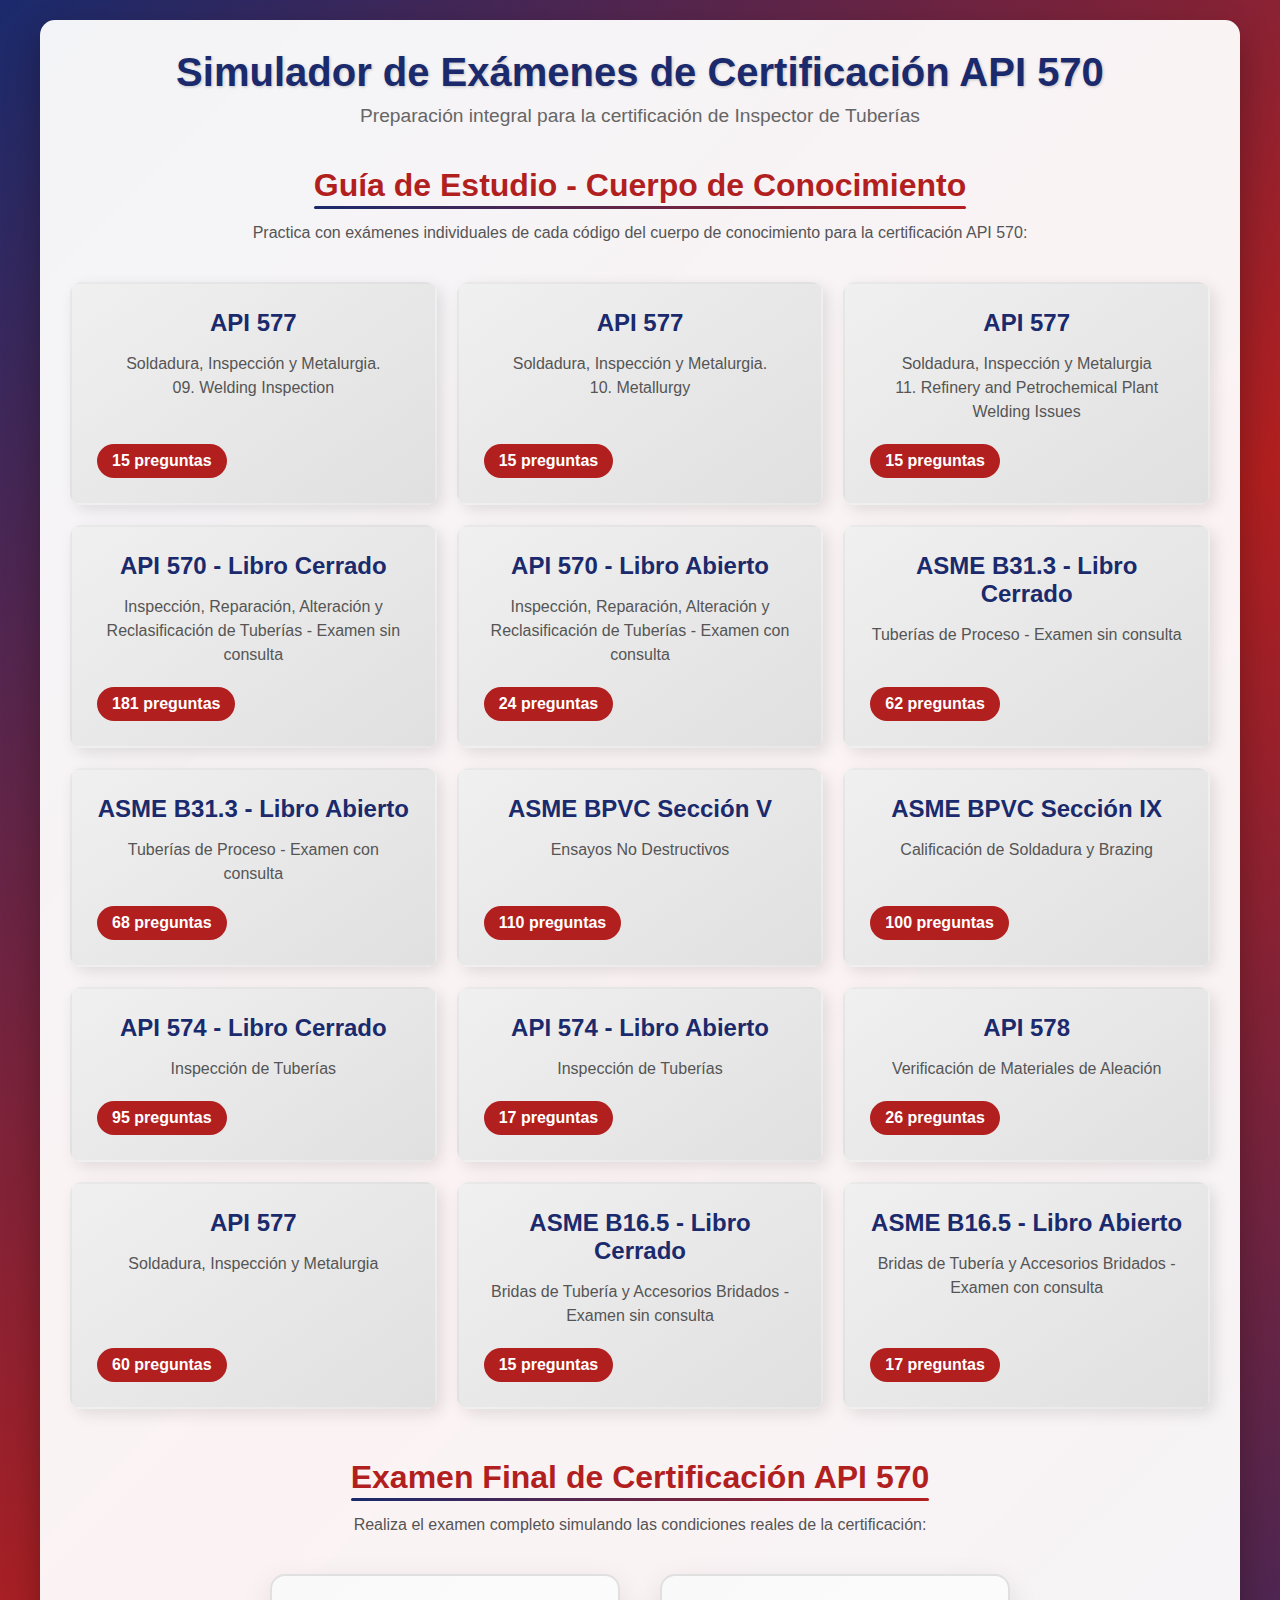
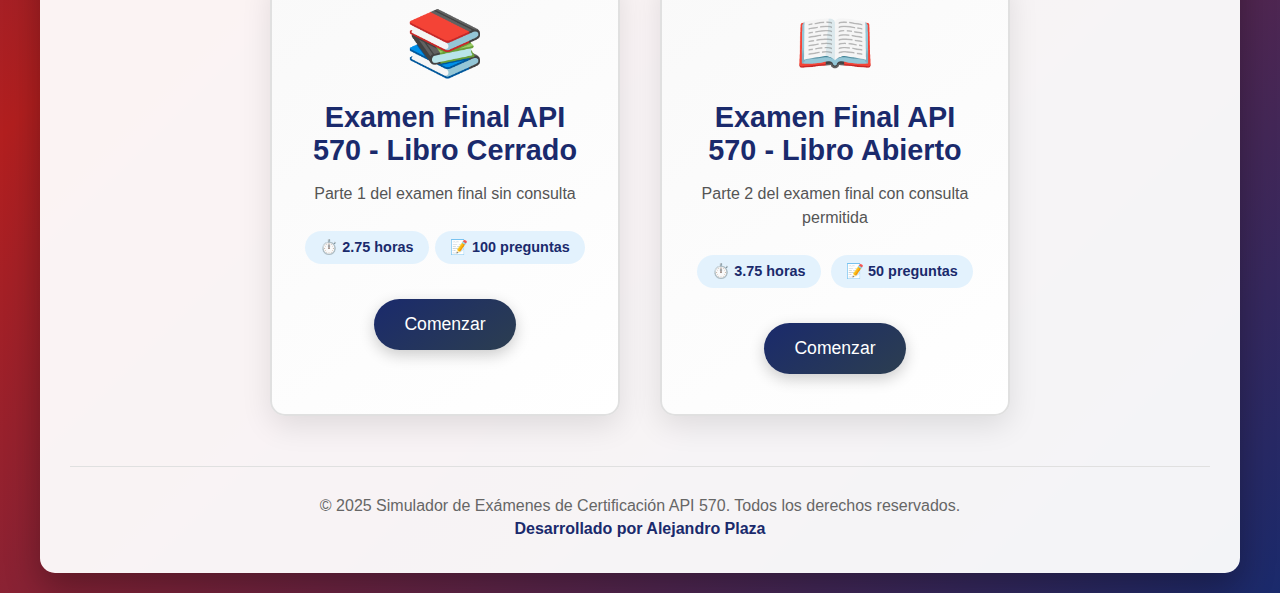
<file: index.html>
<!DOCTYPE html>
<html lang="es">
<head>
    <meta charset="UTF-8">
    <meta name="viewport" content="width=device-width, initial-scale=1.0">
    <title>Simulador de Exámenes de Certificación API 570</title>
    <link rel="stylesheet" href="css/style.css">
</head>
<body>
    <div class="container">
        <!-- Vista principal (portada) -->
        <div id="home-view">
            <header>
                <h1>Simulador de Exámenes de Certificación API 570</h1>
                <p>Preparación integral para la certificación de Inspector de Tuberías</p>
            </header>
            
            <main>
                <!-- Sección de Guía de Estudio -->
                <section id="study-guide" class="section">
                    <h2>Guía de Estudio - Cuerpo de Conocimiento</h2>
                    <p>Practica con exámenes individuales de cada código del cuerpo de conocimiento para la certificación API 570:</p>
                    
                    <div class="exam-selection">
                        <div class="exam-card" onclick="selectExam('api577_cap09')">
                            <h3>API 577 </h3>
                            <p>Soldadura, Inspección y Metalurgia.<br>09. Welding Inspection</p>
                            <div class="questions-count">15 preguntas</div>
                        </div>
                        <div class="exam-card" onclick="selectExam('api577_cap10')">
                            <h3>API 577 </h3>
                            <p>Soldadura, Inspección y Metalurgia.<br>10. Metallurgy</p>
                            <div class="questions-count">15 preguntas</div>
                        </div>
                        <div class="exam-card" onclick="selectExam('api577_cap11')">
                            <h3>API 577</h3>
                            <p>Soldadura, Inspección y Metalurgia<br>11. Refinery and Petrochemical Plant Welding Issues</p>
                            <div class="questions-count">15 preguntas</div>
                        </div>
                        <div class="exam-card" onclick="selectExam('api570_closed')">
                            <h3>API 570 - Libro Cerrado</h3>
                            <p>Inspección, Reparación, Alteración y Reclasificación de Tuberías - Examen sin consulta</p>
                            <div class="questions-count">181 preguntas</div>
                        </div>
                        <div class="exam-card" onclick="selectExam('api570_open')">
                            <h3>API 570 - Libro Abierto</h3>
                            <p>Inspección, Reparación, Alteración y Reclasificación de Tuberías - Examen con consulta</p>
                            <div class="questions-count">24 preguntas</div>
                        </div>
                        

                        <div class="exam-card" onclick="selectExam('asmeB31_3_closed')">
                            <h3>ASME B31.3 - Libro Cerrado</h3>
                            <p>Tuberías de Proceso - Examen sin consulta</p>
                            <div class="questions-count">62 preguntas</div>
                        </div>
                        <div class="exam-card" onclick="selectExam('asmeB31_3_open')">
                            <h3>ASME B31.3 - Libro Abierto</h3>
                            <p>Tuberías de Proceso - Examen con consulta</p>
                            <div class="questions-count">68 preguntas</div>
                        </div>
                        
                
                        <div class="exam-card" onclick="selectExam('asmeSecV_closed')">
                            <h3>ASME BPVC Sección V</h3>
                            <p>Ensayos No Destructivos</p>
                            <div class="questions-count">110 preguntas</div>
                        </div>
                       
                      
                        <div class="exam-card" onclick="selectExam('asmeSecIX_closed')">
                            <h3>ASME BPVC Sección IX</h3>
                            <p>Calificación de Soldadura y Brazing</p>
                            <div class="questions-count">100 preguntas</div>
                        </div>

                        <div class="exam-card" onclick="selectExam('api574_closed')">
                            <h3>API 574 - Libro Cerrado</h3>
                            <p>Inspección de Tuberías</p>
                            <div class="questions-count">95 preguntas</div>
                        </div>
                        <div class="exam-card" onclick="selectExam('api574_open')">
                            <h3>API 574 - Libro Abierto</h3>
                            <p>Inspección de Tuberías</p>
                            <div class="questions-count">17 preguntas</div>
                        </div>

                        <div class="exam-card" onclick="selectExam('api578_closed')">
                            <h3>API 578</h3>
                            <p>Verificación de Materiales de Aleación</p>
                            <div class="questions-count">26 preguntas</div>
                        </div>
                       
                    
                        
            
                        <div class="exam-card" onclick="selectExam('api577_closed')">
                            <h3>API 577</h3>
                            <p>Soldadura, Inspección y Metalurgia</p>
                            <div class="questions-count">60 preguntas</div>
                        </div>
                      
                        
                        
                        
                       
                        <div class="exam-card" onclick="selectExam('asmeB16_5_closed')">
                            <h3>ASME B16.5 - Libro Cerrado</h3>
                            <p>Bridas de Tubería y Accesorios Bridados - Examen sin consulta</p>
                            <div class="questions-count">15 preguntas</div>
                        </div>
                        <div class="exam-card" onclick="selectExam('asmeB16_5_open')">
                            <h3>ASME B16.5 - Libro Abierto</h3>
                            <p>Bridas de Tubería y Accesorios Bridados - Examen con consulta</p>
                            <div class="questions-count">17 preguntas</div>
                        </div>
                        
                        
                    </div>
                </section>
                
                <!-- Sección de Examen Final -->
                <section id="final-exam" class="section">
                    <h2>Examen Final de Certificación API 570</h2>
                    <p>Realiza el examen completo simulando las condiciones reales de la certificación:</p>
                    
                    <div class="final-exam-options">
                       
                    <div class="final-exam-card" onclick="selectExam('api570_final_closed_book')">
                        <div class="exam-icon">📚</div>
                        <h3>Examen Final API 570 - Libro Cerrado</h3>
                        <p>Parte 1 del examen final sin consulta</p>
                        <div class="exam-details">
                            <span class="detail-item">⏱️ 2.75 horas</span>
                            <span class="detail-item">📝 100 preguntas</span>
                        </div>
                        <button class="btn">Comenzar</button>
                    </div>
                    <div class="final-exam-card" onclick="selectExam('api570_final_open_book')">
                        <div class="exam-icon">📖</div>
                        <h3>Examen Final API 570 - Libro Abierto</h3>
                        <p>Parte 2 del examen final con consulta permitida</p>
                        <div class="exam-details">
                            <span class="detail-item">⏱️ 3.75 horas</span>
                            <span class="detail-item">📝 50 preguntas</span>
                        </div>
                        <button class="btn">Comenzar</button>
                    </div>
                    
                    
                    </div>
                </section>
            </main>
            
            <footer>
                <p>&copy; 2025 Simulador de Exámenes de Certificación API 570. Todos los derechos reservados.</p>
                <p>Desarrollado por Alejandro Plaza</p>
            </footer>
        </div>
        
        <!-- Vista de ingreso de nombre -->
        <div id="name-view" class="hidden">
            <h2>Ingresa tu nombre</h2>
            <div class="name-form">
                <input type="text" id="user-name" placeholder="Tu nombre completo" />
                <button class="btn" onclick="startExam()">Comenzar Examen</button>
                <button class="btn btn-back" onclick="backToHome()">Volver al Inicio</button>
            </div>
        </div>
        
        <!-- Vista del examen -->
        <div id="exam-view" class="hidden">
            <div class="exam-header">
                <div class="exam-title" id="exam-title">Examen</div>
                <div class="exam-info">
                    <div class="user-name" id="display-name">Usuario</div>
                    <div class="timer" id="timer">00:00</div>
                </div>
            </div>
            
            <div class="progress-container">
                <div class="progress-bar" id="progress-bar"></div>
            </div>
            <div class="progress-text" id="progress-text">Pregunta 1 de 100</div>
            
            <div class="exam-navigation">
                <button class="btn-nav" onclick="openQuestionIndex()">
                    📋 Índice de Preguntas
                </button>
                <button class="btn-nav" onclick="toggleMarkForReview()" id="mark-btn">
                    ⭐ Marcar para Revisar
                </button>
            </div>
            
            <!-- Panel de referencias para libro abierto -->
            <div id="references-panel" class="hidden">
                <div class="references-header">
                    <h3>Referencias y Documentos</h3>
                </div>
                <div class="references-content">
                    <div class="references-section">
                        <h4>Normas de Referencia</h4>
                        <ul id="standards-list">
                            <!-- Se llenará dinámicamente -->
                        </ul>
                    </div>
                    <div id="attachments-section" class="references-section hidden">
                        <h4>Documentos Adjuntos</h4>
                        <ul id="attachments-list">
                            <!-- Se llenará dinámicamente para preguntas 41-50 -->
                        </ul>
                    </div>
                </div>
            </div>
            
            <div class="question-container">
                <div class="question" id="question-text">Cargando pregunta...</div>
                <div class="options" id="options-container">
                    <!-- Las opciones se generarán dinámicamente -->
                </div>
            </div>
            
            <div style="margin-top: 30px; display: flex; justify-content: space-between;">
                <button class="btn" id="prev-btn" onclick="prevQuestion()" disabled>Anterior</button>
                <div>
                    <button class="btn" id="next-btn" onclick="nextQuestion()" disabled>Siguiente</button>
                </div>
            </div>
            
            <div style="margin-top: 15px;">
                <button class="btn btn-back" onclick="confirmExit()">Salir del Examen</button>
            </div>
        </div>
        
        <!-- Vista del índice de preguntas -->
        <div id="index-view" class="hidden">
            <div class="index-header">
                <h2>Índice de Preguntas</h2>
                <div class="index-legend">
                    <div class="legend-item">
                        <span class="legend-color unanswered"></span>
                        <span>Sin responder</span>
                    </div>
                    <div class="legend-item">
                        <span class="legend-color answered"></span>
                        <span>Respondida</span>
                    </div>
                    <div class="legend-item">
                        <span class="legend-color marked"></span>
                        <span>Marcada para revisar</span>
                    </div>
                </div>
            </div>
            
            <div class="index-container" id="index-container">
                <!-- Las preguntas se generarán dinámicamente -->
            </div>
            
            <div class="index-actions">
                <button class="btn" onclick="closeQuestionIndex()">Volver al Examen</button>
                <button class="btn btn-back" onclick="goToUnanswered()">Ir a No Respondidas</button>
                <button class="btn btn-back" onclick="goToMarked()">Ir a Marcadas</button>
            </div>
        </div>
        
        <!-- Vista de resultados -->
        <div id="result-view" class="hidden">
            <h2>Resultados del Examen</h2>
            <div class="result-container">
                <div class="result-score" id="result-score">0%</div>
                <div class="result-message" id="result-message">¡Buen trabajo!</div>
                
                <div class="result-details">
                    <div class="result-item">
                        <div class="result-value" id="correct-answers">0</div>
                        <div class="result-label">Respuestas Correctas</div>
                    </div>
                    <div class="result-item">
                        <div class="result-value" id="incorrect-answers">0</div>
                        <div class="result-label">Respuestas Incorrectas</div>
                    </div>
                    <div class="result-item">
                        <div class="result-value" id="time-spent">00:00</div>
                        <div class="result-label">Tiempo Utilizado</div>
                    </div>
                </div>
                
                <button class="btn" onclick="reviewAnswers()">Revisar Respuestas</button>
                <button class="btn" onclick="restartExam()">Reiniciar Examen</button>
                <button class="btn btn-back" onclick="backToHome()">Volver al Inicio</button>
            </div>
        </div>
        
        <!-- Vista de revisión de respuestas -->
        <div id="review-view" class="hidden">
            <h2>Revisión de Respuestas</h2>
            <div class="review-container" id="review-container">
                <!-- Las preguntas y respuestas se generarán dinámicamente -->
            </div>
            
            <div style="margin-top: 30px;">
                <button class="btn btn-back" onclick="backToResults()">Volver a Resultados</button>
            </div>
        </div>
    </div>
    <script src="js/main.js?v=1.0.0.2"></script>
</body>
</html>
</file>
<file: css/style.css>
* {
    margin: 0;
    padding: 0;
    box-sizing: border-box;
    font-family: 'Segoe UI', Tahoma, Geneva, Verdana, sans-serif;
}
body {
    background: linear-gradient(135deg, #1a2a6c, #b21f1f, #1a2a6c);
    color: #333;
    min-height: 100vh;
    display: flex;
    justify-content: center;
    align-items: center;
    padding: 20px;
}
.container {
    background: rgba(255, 255, 255, 0.95);
    border-radius: 15px;
    box-shadow: 0 15px 35px rgba(0, 0, 0, 0.3);
    width: 100%;
    max-width: 1200px;
    padding: 30px;
    text-align: center;
    display: flex;
    flex-direction: column;
    min-height: 90vh;
}
header {
    margin-bottom: 40px;
}
header h1 {
    color: #1a2a6c;
    font-size: 2.5rem;
    text-shadow: 1px 1px 3px rgba(0, 0, 0, 0.2);
    margin-bottom: 10px;
}
header p {
    color: #666;
    font-size: 1.2rem;
}
main {
    flex-grow: 1;
}
.section {
    margin-bottom: 50px;
}
.section h2 {
    color: #b21f1f;
    margin-bottom: 20px;
    font-size: 2rem;
    position: relative;
    display: inline-block;
}
.section h2:after {
    content: '';
    position: absolute;
    bottom: -5px;
    left: 0;
    width: 100%;
    height: 3px;
    background: linear-gradient(90deg, #1a2a6c, #b21f1f);
    border-radius: 2px;
}
.section p {
    color: #555;
    margin-bottom: 30px;
    max-width: 800px;
    margin-left: auto;
    margin-right: auto;
}
.exam-selection {
    display: grid;
    grid-template-columns: repeat(auto-fill, minmax(300px, 1fr));
    gap: 20px;
    margin: 40px 0;
}
.exam-card {
    background: linear-gradient(145deg, #f0f0f0, #e0e0e0);
    border-radius: 12px;
    padding: 25px;
    cursor: pointer;
    transition: all 0.3s ease;
    border: 2px solid transparent;
    box-shadow: 5px 5px 15px rgba(0, 0, 0, 0.1);
    height: 100%;
    display: flex;
    flex-direction: column;
}
.exam-card:hover {
    transform: translateY(-10px);
    border-color: #1a2a6c;
    box-shadow: 0 15px 25px rgba(0, 0, 0, 0.2);
}
.exam-card h3 {
    color: #1a2a6c;
    margin-bottom: 15px;
    font-size: 1.5rem;
}
.exam-card p {
    color: #555;
    margin-bottom: 20px;
    line-height: 1.5;
    flex-grow: 1;
}
.exam-card .questions-count {
    background: #b21f1f;
    color: white;
    padding: 8px 15px;
    border-radius: 20px;
    font-weight: bold;
    display: inline-block;
    align-self: flex-start;
}
.final-exam-options {
    display: flex;
    justify-content: center;
    gap: 40px;
    margin: 40px 0;
    flex-wrap: wrap;
}
.final-exam-card {
    background: linear-gradient(145deg, #f9f9f9, #ffffff);
    border-radius: 15px;
    padding: 30px;
    width: 350px;
    box-shadow: 0 10px 30px rgba(0, 0, 0, 0.1);
    border: 2px solid #e0e0e0;
    transition: all 0.3s ease;
    cursor: pointer;
}
.final-exam-card:hover {
    transform: translateY(-10px);
    border-color: #1a2a6c;
    box-shadow: 0 15px 35px rgba(0, 0, 0, 0.2);
}
.exam-icon {
    font-size: 4rem;
    margin-bottom: 20px;
}
.final-exam-card h3 {
    color: #1a2a6c;
    margin-bottom: 15px;
    font-size: 1.8rem;
}
.final-exam-card p {
    color: #555;
    margin-bottom: 25px;
    line-height: 1.5;
}
.exam-details {
    display: flex;
    justify-content: space-around;
    margin-bottom: 25px;
}
.detail-item {
    background: #e3f2fd;
    color: #1a2a6c;
    padding: 8px 15px;
    border-radius: 20px;
    font-weight: bold;
    font-size: 0.9rem;
}
.name-form {
    margin: 30px 0;
}
.name-form input {
    width: 100%;
    max-width: 400px;
    padding: 15px;
    border: 2px solid #ddd;
    border-radius: 50px;
    font-size: 1.1rem;
    margin-bottom: 20px;
    text-align: center;
    transition: border-color 0.3s;
}
.name-form input:focus {
    outline: none;
    border-color: #1a2a6c;
}
.btn {
    background: linear-gradient(145deg, #1a2a6c, #2c3e50);
    color: white;
    border: none;
    padding: 15px 30px;
    border-radius: 50px;
    font-size: 1.1rem;
    cursor: pointer;
    transition: all 0.3s ease;
    margin: 10px;
    box-shadow: 0 5px 15px rgba(0, 0, 0, 0.2);
}
.btn:hover {
    transform: translateY(-3px);
    box-shadow: 0 8px 20px rgba(0, 0, 0, 0.3);
}
.btn:active {
    transform: translateY(1px);
}
.btn-back {
    background: linear-gradient(145deg, #b21f1f, #e74c3c);
}
.question-container {
    background: #f9f9f9;
    border-radius: 12px;
    padding: 25px;
    margin: 20px 0;
    text-align: left;
    box-shadow: 0 5px 15px rgba(0, 0, 0, 0.1);
}
.question {
    font-size: 1.2rem;
    font-weight: bold;
    margin-bottom: 20px;
    color: #1a2a6c;
}
.options {
    display: grid;
    grid-template-columns: 1fr;
    gap: 15px;
}
.option {
    background: white;
    border: 2px solid #ddd;
    border-radius: 10px;
    padding: 15px;
    cursor: pointer;
    transition: all 0.3s ease;
    display: flex;
    align-items: center;
}
.option:hover {
    border-color: #1a2a6c;
    background: #f0f7ff;
}
.option input {
    margin-right: 15px;
}
.option.selected {
    border-color: #1a2a6c;
    background: #e3f2fd;
}
.progress-container {
    background: #e0e0e0;
    border-radius: 10px;
    height: 20px;
    margin: 20px 0;
    overflow: hidden;
}
.progress-bar {
    background: linear-gradient(90deg, #1a2a6c, #b21f1f);
    height: 100%;
    width: 0%;
    transition: width 0.5s ease;
}
.progress-text {
    margin-top: 10px;
    font-weight: bold;
    color: #555;
}
.result-container {
    background: #f9f9f9;
    border-radius: 12px;
    padding: 30px;
    margin: 20px 0;
    box-shadow: 0 5px 15px rgba(0, 0, 0, 0.1);
}
.result-score {
    font-size: 3rem;
    font-weight: bold;
    margin: 20px 0;
    color: #1a2a6c;
}
.result-message {
    font-size: 1.5rem;
    margin-bottom: 20px;
    color: #333;
}
.result-details {
    display: flex;
    justify-content: space-around;
    margin: 30px 0;
    flex-wrap: wrap;
}
.result-item {
    text-align: center;
    padding: 15px;
}
.result-value {
    font-size: 2rem;
    font-weight: bold;
    color: #b21f1f;
}
.result-label {
    font-size: 1rem;
    color: #555;
}
.review-container {
    text-align: left;
    max-height: 70vh;
    overflow-y: auto;
    padding: 10px;
}
.review-question {
    background: #f9f9f9;
    border-radius: 12px;
    padding: 20px;
    margin-bottom: 20px;
    box-shadow: 0 3px 10px rgba(0, 0, 0, 0.1);
}
.review-question.correct {
    border-left: 5px solid #4caf50;
}
.review-question.incorrect {
    border-left: 5px solid #f44336;
}
.review-question h3 {
    color: #1a2a6c;
    margin-bottom: 15px;
}
.review-options {
    margin-bottom: 15px;
}
.review-option {
    padding: 8px 15px;
    margin: 5px 0;
    border-radius: 5px;
}
.review-option.user-selected {
    background-color: #e3f2fd;
    border-left: 3px solid #2196f3;
}
.review-option.correct-answer {
    background-color: #e8f5e9;
    border-left: 3px solid #4caf50;
    font-weight: bold;
}
.review-reference {
    font-style: italic;
    color: #666;
    margin-top: 10px;
}
footer {
    margin-top: auto;
    padding-top: 30px;
    border-top: 1px solid #e0e0e0;
}
footer p {
    color: #666;
    margin-bottom: 5px;
}
footer p:last-child {
    font-weight: bold;
    color: #1a2a6c;
}
.hidden {
    display: none;
}
.exam-header {
    display: flex;
    justify-content: space-between;
    align-items: center;
    margin-bottom: 20px;
    flex-wrap: wrap;
}
.exam-title {
    font-size: 1.5rem;
    color: #1a2a6c;
}
.exam-info {
    display: flex;
    align-items: center;
    gap: 15px;
}
.user-name {
    background: #e3f2fd;
    color: #1a2a6c;
    padding: 8px 15px;
    border-radius: 20px;
    font-weight: bold;
}
.timer {
    background: #ffebee;
    color: #b21f1f;
    padding: 8px 15px;
    border-radius: 20px;
    font-weight: bold;
}

/* Estilos para la navegación del examen */
.exam-navigation {
    display: flex;
    justify-content: center;
    gap: 15px;
    margin: 20px 0;
}

.btn-nav {
    background: linear-gradient(145deg, #f0f0f0, #e0e0e0);
    color: #333;
    border: 2px solid #ddd;
    padding: 10px 20px;
    border-radius: 30px;
    font-size: 0.9rem;
    cursor: pointer;
    transition: all 0.3s ease;
    display: flex;
    align-items: center;
    gap: 8px;
}

.btn-nav:hover {
    background: linear-gradient(145deg, #e0e0e0, #d0d0d0);
    border-color: #1a2a6c;
    transform: translateY(-2px);
}

/* Estilos para la vista del índice */
.index-header {
    display: flex;
    justify-content: space-between;
    align-items: center;
    margin-bottom: 20px;
    flex-wrap: wrap;
    gap: 15px;
}

.index-header h2 {
    color: #1a2a6c;
    margin: 0;
}

.index-legend {
    display: flex;
    gap: 20px;
}

.legend-item {
    display: flex;
    align-items: center;
    gap: 8px;
    font-size: 0.9rem;
}

.legend-color {
    width: 16px;
    height: 16px;
    border-radius: 4px;
}

.legend-color.unanswered {
    background-color: #ffebee;
    border: 1px solid #ef9a9a;
}

.legend-color.answered {
    background-color: #e8f5e9;
    border: 1px solid #a5d6a7;
}

.legend-color.marked {
    background-color: #fff8e1;
    border: 1px solid #ffecb3;
}

.index-container {
    display: grid;
    grid-template-columns: repeat(auto-fill, minmax(200px, 1fr));
    gap: 15px;
    margin: 20px 0;
    max-height: 60vh;
    overflow-y: auto;
    padding: 10px;
    border: 1px solid #e0e0e0;
    border-radius: 10px;
}

.index-question {
    padding: 12px;
    border-radius: 8px;
    cursor: pointer;
    transition: all 0.2s ease;
    text-align: center;
    font-weight: 500;
    border: 2px solid transparent;
}

.index-question:hover {
    transform: translateY(-3px);
    box-shadow: 0 5px 15px rgba(0, 0, 0, 0.1);
}

.index-question.unanswered {
    background-color: #ffebee;
    border-color: #ef9a9a;
    color: #c62828;
}

.index-question.answered {
    background-color: #e8f5e9;
    border-color: #a5d6a7;
    color: #2e7d32;
}

.index-question.marked {
    background-color: #fff8e1;
    border-color: #ffecb3;
    color: #ff6f00;
}

.index-question.current {
    border-color: #1a2a6c;
    font-weight: bold;
    box-shadow: 0 0 0 2px rgba(26, 42, 108, 0.3);
}

.index-actions {
    display: flex;
    justify-content: center;
    gap: 15px;
    margin-top: 20px;
    flex-wrap: wrap;
}

/* Estilos para el panel de referencias */
#references-panel {
    background-color: #f5f5f5;
    border-radius: 10px;
    padding: 15px;
    margin-top: 20px;
    text-align: left;
    box-shadow: 0 3px 10px rgba(0, 0, 0, 0.1);
}

.references-header h3 {
    color: #1a2a6c;
    margin-bottom: 15px;
    text-align: center;
    font-size: 1.3rem;
}

.references-content {
    display: flex;
    flex-wrap: wrap;
    gap: 20px;
}

.references-section {
    flex: 1;
    min-width: 250px;
}

.references-section h4 {
    color: #b21f1f;
    margin-bottom: 10px;
    font-size: 1.1rem;
    border-bottom: 1px solid #ddd;
    padding-bottom: 5px;
}

#standards-list, #attachments-list {
    list-style-type: none;
    padding-left: 0;
    display: grid;
    grid-template-columns: repeat(auto-fill, minmax(200px, 1fr));
    gap: 10px;
}

#standards-list li, #attachments-list li {
    margin-bottom: 8px;
}

#standards-list a, #attachments-list a {
    color: #1a2a6c;
    text-decoration: none;
    display: flex;
    align-items: center;
    padding: 10px;
    border-radius: 5px;
    transition: background-color 0.3s;
    background: white;
    box-shadow: 0 2px 5px rgba(0, 0, 0, 0.05);
}

#standards-list a:hover, #attachments-list a:hover {
    background-color: #e3f2fd;
    transform: translateY(-2px);
    box-shadow: 0 4px 8px rgba(0, 0, 0, 0.1);
}

.pdf-icon {
    margin-right: 10px;
    color: #d32f2f;
    font-size: 1.2rem;
}

@media (max-width: 768px) {
    .container {
        padding: 20px;
        max-width: 100%;
    }
    
    header h1 {
        font-size: 2rem;
    }
    
    .exam-selection {
        grid-template-columns: 1fr;
    }
    
    .final-exam-options {
        flex-direction: column;
        align-items: center;
    }
    
    .final-exam-card {
        width: 100%;
        max-width: 350px;
    }
    
    .exam-header {
        flex-direction: column;
        gap: 15px;
    }
    
    .result-details {
        flex-direction: column;
        gap: 20px;
    }
    
    .index-header {
        flex-direction: column;
        align-items: flex-start;
    }
    
    .index-legend {
        flex-wrap: wrap;
    }
    
    .index-container {
        grid-template-columns: repeat(auto-fill, minmax(150px, 1fr));
    }
    
    .references-content {
        flex-direction: column;
    }
    
    #standards-list, #attachments-list {
        grid-template-columns: 1fr;
    }
}
</file>
